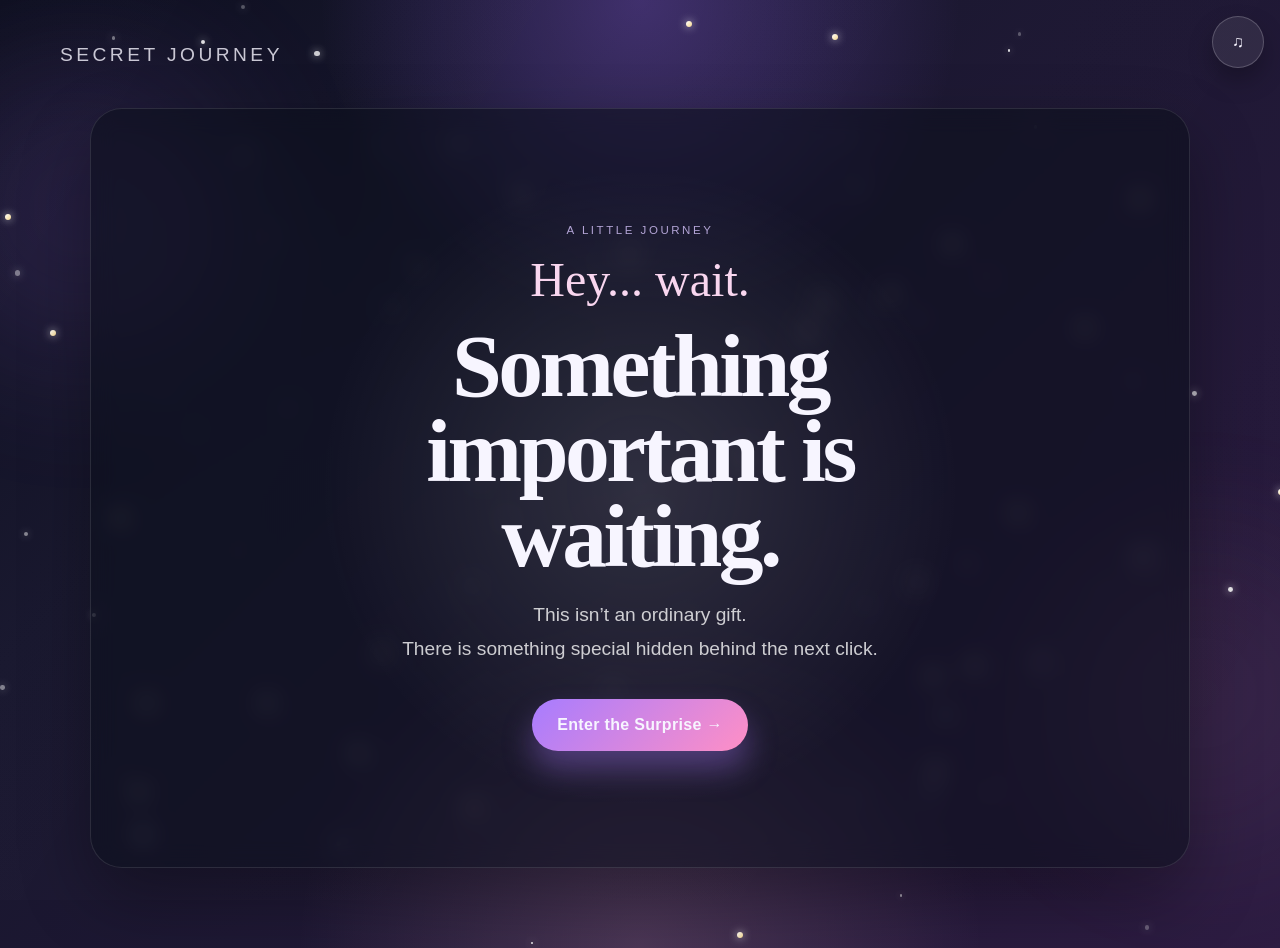
<file: index.html>
<!DOCTYPE html>
<html lang="en">
  <head>
    <meta charset="UTF-8" />
    <meta name="viewport" content="width=device-width, initial-scale=1.0" />
    <meta name="description" content="A personal birthday surprise for someone truly special." />
    <title>Birthday Surprise</title>
    <link rel="stylesheet" href="css/style.css" />
  </head>
  <body data-page="index">
    <button class="music-toggle" type="button" aria-label="Toggle music">♫</button>

    <main class="page-shell page-quiet">
      <div class="starfield" aria-hidden="true"></div>
      <div class="sparkles" aria-hidden="true"></div>

      <div class="topbar">
        <div class="brand-mark">Secret Journey</div>
      </div>

      <div class="page container">
        <section class="hero-panel" aria-label="Mystery introduction">
          <div class="secret-copy">
            <div class="kicker">A little journey</div>
            <span class="script-text">Hey... wait.</span>
            <h1>Something important is waiting.</h1>
            <p class="lead">This isn’t an ordinary gift.<br />There is something special hidden behind the next click.</p>
            <div class="cta-row">
              <a class="primary-btn" href="page2.html" data-enter-surprise>Enter the Surprise →</a>
            </div>
          </div>
        </section>
      </div>
    </main>

    <script src="js/script.js?v=decorations5"></script>
  </body>
</html>
</file>
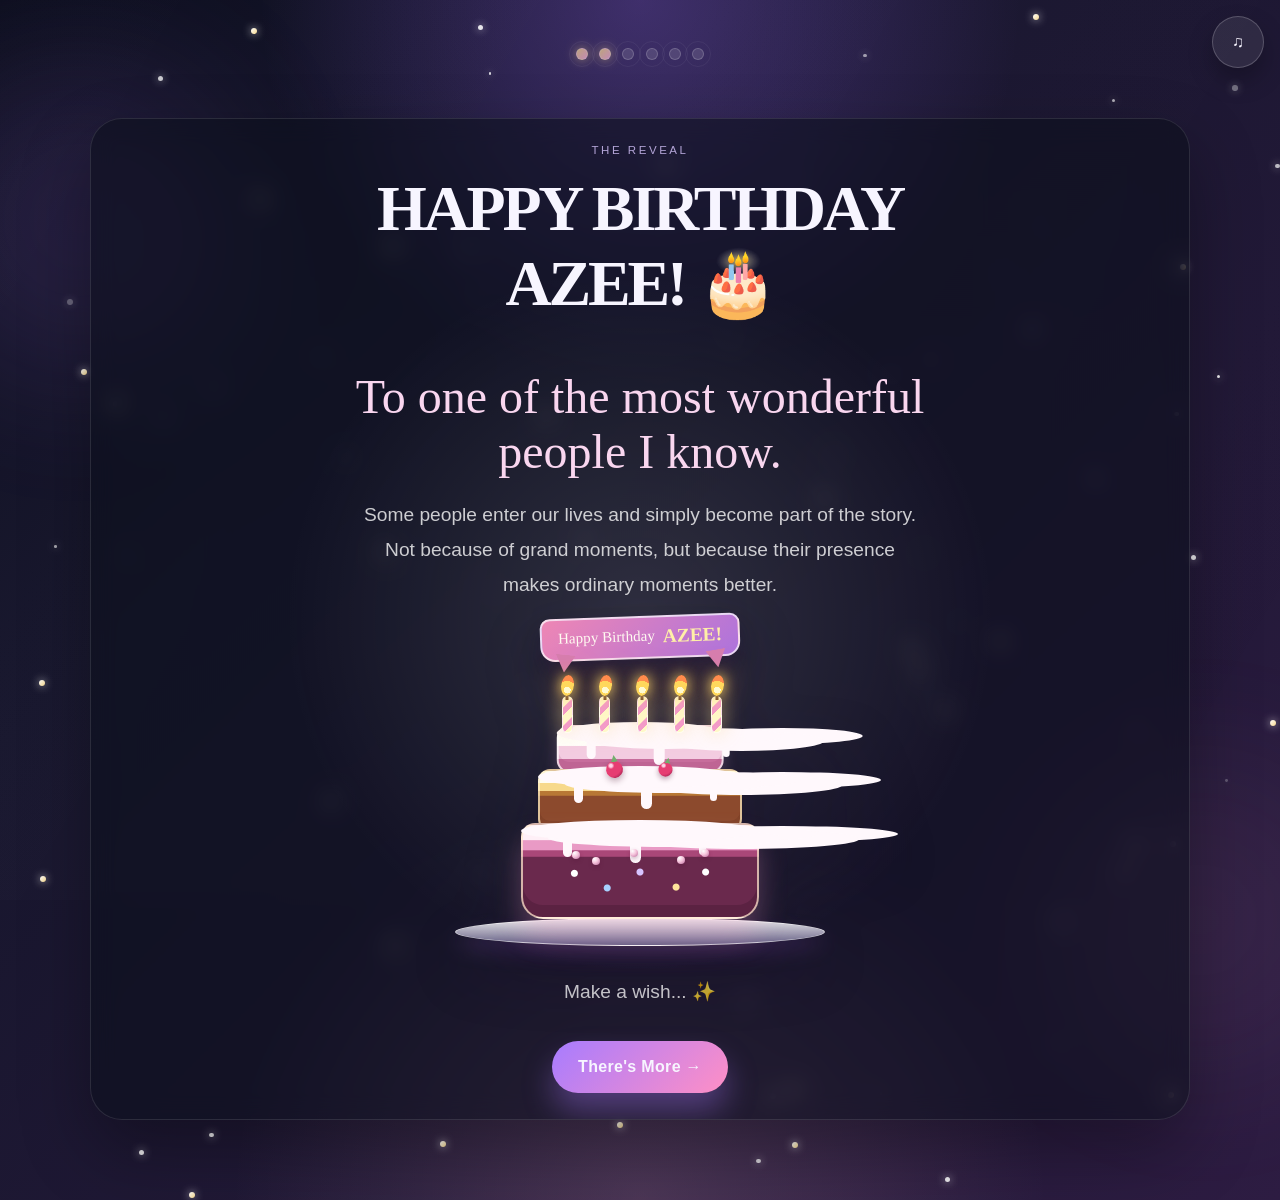
<file: page2.html>
<!DOCTYPE html>
<html lang="en">
  <head>
    <meta charset="UTF-8" />
    <meta name="viewport" content="width=device-width, initial-scale=1.0" />
    <title>Birthday Reveal</title>
    <link rel="stylesheet" href="css/style.css" />
  </head>
  <body data-page="page2">
    <button class="music-toggle" type="button" aria-label="Toggle music">♫</button>

    <main class="page-shell page-quiet">
      <div class="starfield" aria-hidden="true"></div>
      <div class="sparkles" aria-hidden="true"></div>
      <div class="floating-balloons" aria-hidden="true"></div>
      <div class="confetti-container" aria-hidden="true"></div>

      <div class="progress-indicator" aria-label="Page progress"></div>

      <div class="page container">
        <section class="hero-panel" aria-label="Birthday reveal">
          <div class="secret-copy">
            <div class="kicker">The reveal</div>
            <h2>HAPPY BIRTHDAY AZEE! 🎂</h2>
            <p class="script-text">To one of the most wonderful people I know.</p>
            <p class="lead">Some people enter our lives and simply become part of the story. Not because of grand moments, but because their presence makes ordinary moments better.</p>

            <div class="birthday-scene">
              <div class="cake-wrap">
                <div class="cake-banner" aria-hidden="true"><span>Happy Birthday</span><b>AZEE!</b></div>
                <div class="cake" aria-label="Click the cake to make a wish" tabindex="0" role="button">
                  <span class="candle" style="left: 27%;"><i class="flame"></i><i class="smoke"></i></span>
                  <span class="candle" style="left: 38%;"><i class="flame"></i><i class="smoke"></i></span>
                  <span class="candle" style="left: 49%;"><i class="flame"></i><i class="smoke"></i></span>
                  <span class="candle" style="left: 60%;"><i class="flame"></i><i class="smoke"></i></span>
                  <span class="candle" style="left: 71%;"><i class="flame"></i><i class="smoke"></i></span>
                  <span class="cake-top"></span>
                  <span class="cake-middle"></span>
                  <span class="cake-base"></span>
                  <span class="cake-sprinkles" aria-hidden="true"></span>
                  <span class="cake-garnish" aria-hidden="true">
                    <i class="berry berry-one"></i><i class="berry berry-two"></i>
                    <i class="pearl pearl-one"></i><i class="pearl pearl-two"></i><i class="pearl pearl-three"></i>
                    <i class="pearl pearl-four"></i><i class="pearl pearl-five"></i>
                  </span>
                </div>
                <div class="cake-plate" aria-hidden="true"></div>
              </div>
            </div>

            <p class="lead" data-cake-message style="margin-top: 1.5rem; opacity: 0.95;">Make a wish... ✨</p>

            <div class="cta-row">
              <a class="primary-btn" href="page3.html">There's More →</a>
            </div>
          </div>
        </section>
      </div>
    </main>

    <script src="js/script.js?v=decorations5"></script>
  </body>
</html>
</file>
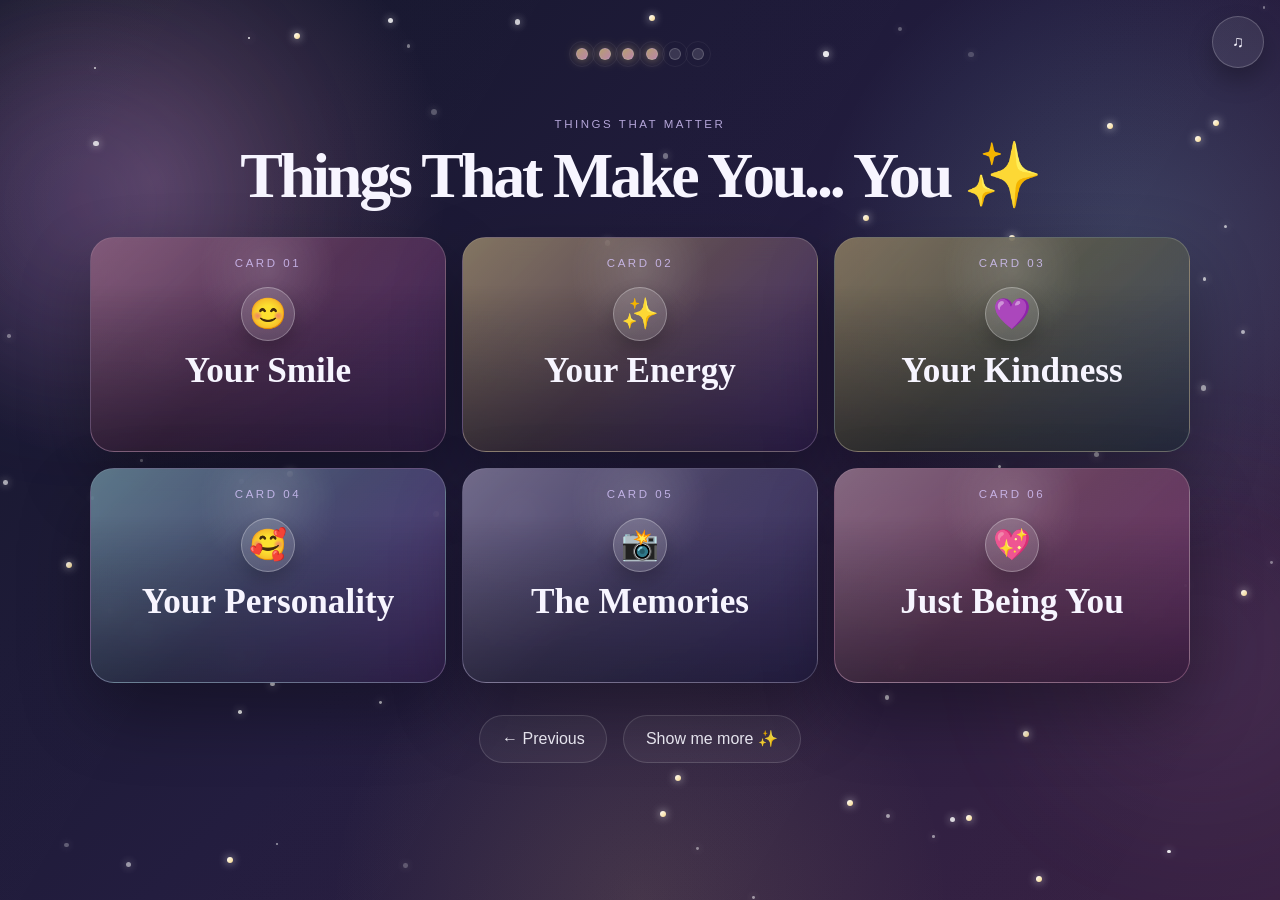
<file: page4.html>
<!DOCTYPE html>
<html lang="en">
  <head>
    <meta charset="UTF-8" />
    <meta name="viewport" content="width=device-width, initial-scale=1.0" />
    <title>Why You're Special</title>
    <link rel="stylesheet" href="css/style.css?v=page4style2" />
  </head>
  <body data-page="page4">
    <button class="music-toggle" type="button" aria-label="Toggle music">♫</button>

    <main class="page-shell page-quiet">
      <div class="starfield" aria-hidden="true"></div>
      <div class="sparkles" aria-hidden="true"></div>

      <div class="progress-indicator" aria-label="Page progress"></div>

      <div class="page container">
        <section class="section-heading">
          <div class="kicker">Things that matter</div>
          <h2>Things That Make You... You ✨</h2>
        </section>

        <div class="card-grid appreciation-gallery" aria-label="Personal appreciation cards">
          <article class="special-card card-smile">
            <div class="kicker">Card 01</div>
            <div class="card-icon" aria-hidden="true">😊</div>
            <h3>Your Smile</h3>
            <div class="reveal">It has a strange ability to make an ordinary moment feel better.</div>
          </article>
          <article class="special-card card-energy">
            <div class="kicker">Card 02</div>
            <div class="card-icon" aria-hidden="true">✨</div>
            <h3>Your Energy</h3>
            <div class="reveal">Some people bring energy into a room without even trying.</div>
          </article>
          <article class="special-card card-kindness">
            <div class="kicker">Card 03</div>
            <div class="card-icon" aria-hidden="true">💜</div>
            <h3>Your Kindness</h3>
            <div class="reveal">The little things people do often become the memories we remember most.</div>
          </article>
          <article class="special-card card-personality">
            <div class="kicker">Card 04</div>
            <div class="card-icon" aria-hidden="true">🥰</div>
            <h3>Your Personality</h3>
            <div class="reveal">There is something uniquely you about the way you exist in this world.</div>
          </article>
          <article class="special-card card-memories">
            <div class="kicker">Card 05</div>
            <div class="card-icon" aria-hidden="true">📸</div>
            <h3>The Memories</h3>
            <div class="reveal">The best memories are rarely planned. They simply happen.</div>
          </article>
          <article class="special-card card-you">
            <div class="kicker">Card 06</div>
            <div class="card-icon" aria-hidden="true">💖</div>
            <h3>Just Being You</h3>
            <div class="reveal">No special reason needed. You are simply someone worth appreciating.</div>
          </article>
        </div>

        <div class="nav-row">
          <a class="nav-button" href="page3.html">← Previous</a>
          <a class="nav-button" href="page5.html">Show me more ✨</a>
        </div>
      </div>
    </main>

    <script src="js/script.js?v=page4style2"></script>
  </body>
</html>
</file>
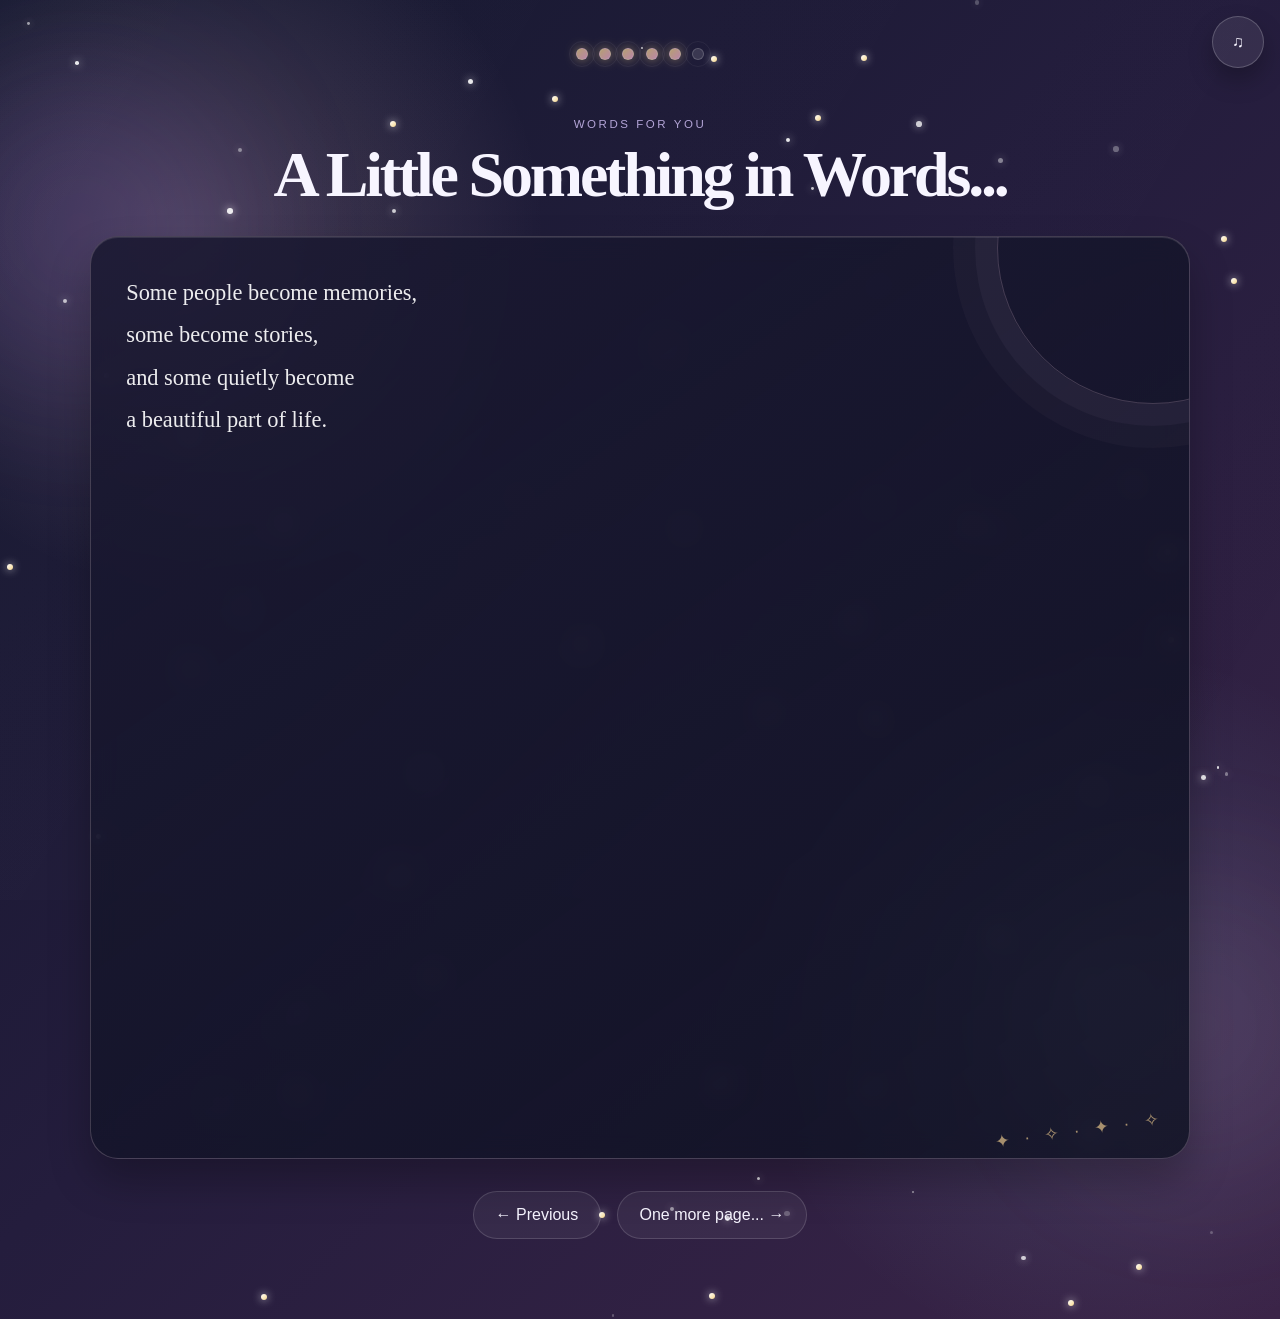
<file: page5.html>
<!DOCTYPE html>
<html lang="en">
  <head>
    <meta charset="UTF-8" />
    <meta name="viewport" content="width=device-width, initial-scale=1.0" />
    <title>Poem</title>
    <link rel="stylesheet" href="css/style.css" />
  </head>
  <body data-page="page5">
    <button class="music-toggle" type="button" aria-label="Toggle music">♫</button>

    <main class="page-shell page-quiet">
      <div class="starfield" aria-hidden="true"></div>
      <div class="sparkles" aria-hidden="true"></div>

      <div class="progress-indicator" aria-label="Page progress"></div>

      <div class="page container">
        <section class="section-heading">
          <div class="kicker">Words for you</div>
          <h2>A Little Something in Words...</h2>
        </section>

        <div class="poem-box" aria-live="polite">
          <div class="poem-lines" aria-label="Birthday poem">
            <span class="line">Some people become memories,</span>
            <span class="line">some become stories,</span>
            <span class="line">and some quietly become</span>
            <span class="line">a beautiful part of life.</span>
            <span class="line"> </span>
            <span class="line">Through ordinary days</span>
            <span class="line">and unexpected moments,</span>
            <span class="line">through laughter and silence,</span>
            <span class="line">certain people simply make</span>
            <span class="line">the journey a little brighter.</span>
            <span class="line"> </span>
            <span class="line">So today isn’t just another date.</span>
            <span class="line">It’s a reminder that somewhere,</span>
            <span class="line">someone is genuinely grateful</span>
            <span class="line">that you exist.</span>
            <span class="line"> </span>
            <span class="line">May the days ahead</span>
            <span class="line">bring reasons to smile,</span>
            <span class="line">moments worth remembering,</span>
            <span class="line">dreams worth chasing,</span>
            <span class="line">and happiness that stays.</span>
            <span class="line"> </span>
            <span class="line">Happy Birthday Azee 💖</span>
            <span class="line">to someone truly unforgettable.</span>
          </div>
        </div>

        <div class="nav-row">
          <a class="nav-button" href="page4.html">← Previous</a>
          <a class="nav-button" href="page6.html">One more page... →</a>
        </div>
      </div>
    </main>

    <script src="js/script.js?v=decorations5"></script>
  </body>
</html>
</file>
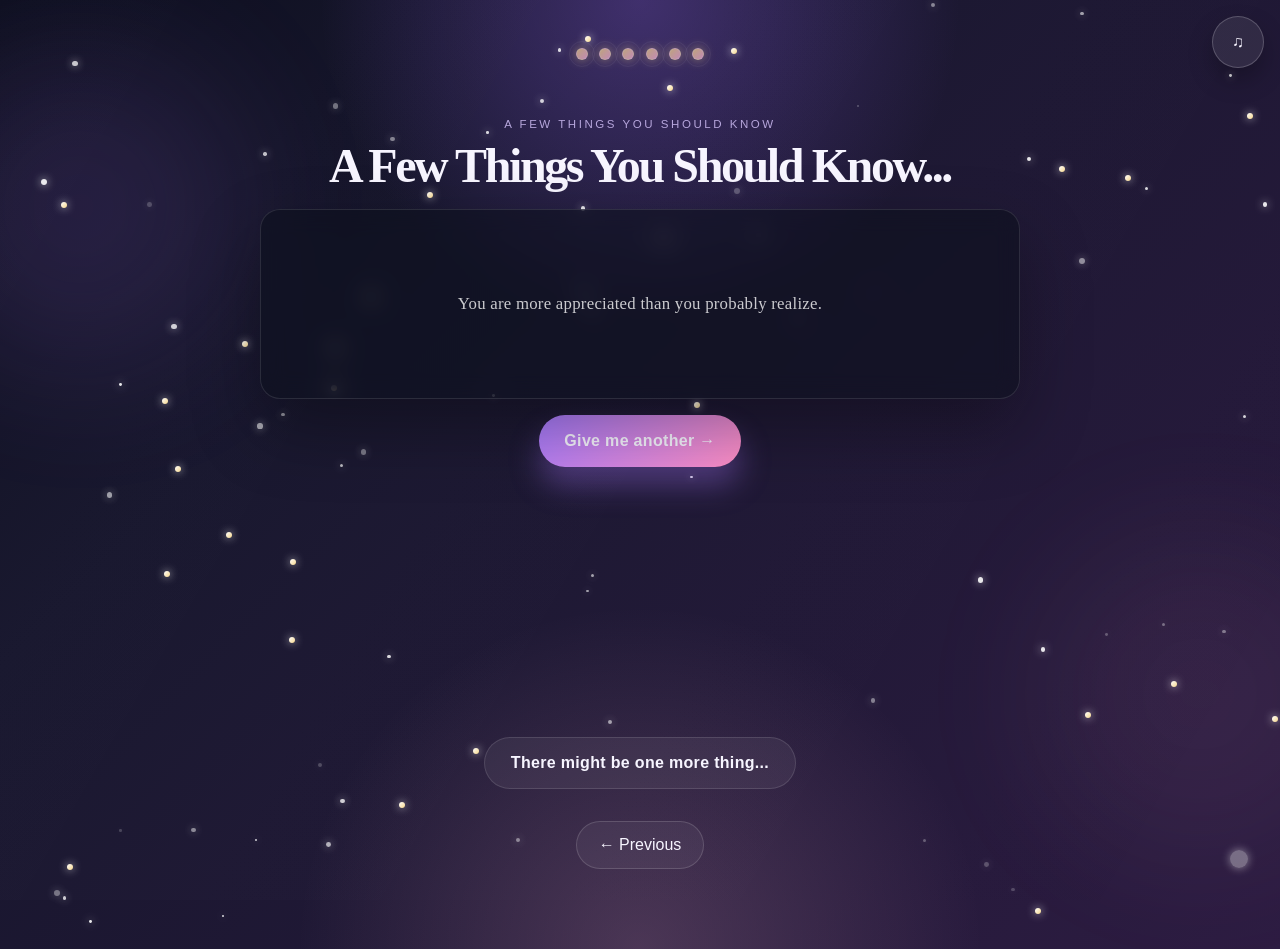
<file: page6.html>
<!DOCTYPE html>
<html lang="en">
  <head>
    <meta charset="UTF-8" />
    <meta name="viewport" content="width=device-width, initial-scale=1.0" />
    <title>Final Surprise</title>
    <link rel="stylesheet" href="css/style.css?v=compact2" />
  </head>
  <body data-page="page6">
    <button class="music-toggle" type="button" aria-label="Toggle music">♫</button>

    <main class="page-shell page-quiet">
      <div class="starfield" aria-hidden="true"></div>
      <div class="sparkles" aria-hidden="true"></div>

      <div class="progress-indicator" aria-label="Page progress"></div>

      <div class="page container">
        <section class="section-heading">
          <div class="kicker">A few things you should know</div>
          <h2>A Few Things You Should Know...</h2>
        </section>

        <div class="quote-wall" aria-live="polite">
          <div class="quote-card glass-card">
            <p data-quote-text></p>
          </div>
        </div>

        <div class="cta-row">
          <button class="primary-btn" type="button" data-next-quote>Give me another →</button>
        </div>

        <div class="final-card" style="margin-top: 2rem;">
          <div class="kicker">Wait...</div>
          <h3>One last thing.</h3>
          <button class="primary-btn" type="button" data-final-reveal>Open It ✨</button>
          <div class="scrapbook-reveal" aria-live="polite">
            <div class="huge-title" data-birthday-name>Happy Birthday, Azeeka!</div>
            <img src="images/scrapbook-birthday-card.svg" alt="Handmade scrapbook friendship birthday card for Azee" />
            <p class="message" data-personal-note>To Azee, you are one of the most wonderful person I know.</p>
          </div>
        </div>

        <div class="fortune-box" aria-live="polite">Birthday Fortune ✨</div>

        <div class="cta-row question-wall">
          <button class="secondary-btn" type="button" data-open-fortune>There might be one more thing...</button>
        </div>

        <div class="nav-row">
          <a class="nav-button" href="page5.html">← Previous</a>
        </div>
      </div>
    </main>

    <div class="hidden-star" aria-label="Secret star" title="Try clicking 5 times"></div>

    <script src="js/script.js?v=decorations5"></script>
  </body>
</html>
</file>
<file: css/style.css>
:root {
  --bg-1: #090b1a;
  --bg-2: #17162d;
  --bg-3: #2d1c42;
  --panel: rgba(17, 18, 36, 0.7);
  --panel-strong: rgba(18, 16, 31, 0.88);
  --card: rgba(255, 255, 255, 0.06);
  --white: #f7f5ff;
  --lavender: #d9c7ff;
  --purple: #a77cff;
  --pink: #ffb4d9;
  --gold: #f7d88c;
  --rose: #ff8fc5;
  --cyan: #9fe7ff;
  --green: #a6f0c7;
  --text-soft: rgba(255, 255, 255, 0.78);
  --shadow: 0 30px 70px rgba(0, 0, 0, 0.32);
  --radius: 26px;
  --max-width: 1160px;
  --page-height: calc(100vh - 80px);
}

* { box-sizing: border-box; }

html {
  scroll-behavior: smooth;
}

body {
  margin: 0;
  min-height: 100vh;
  font-family: "Segoe UI", Tahoma, Geneva, Verdana, sans-serif;
  background:
    radial-gradient(circle at top, rgba(154, 102, 255, 0.3), transparent 28%),
    radial-gradient(circle at bottom, rgba(255, 185, 214, 0.18), transparent 30%),
    linear-gradient(135deg, var(--bg-1), var(--bg-2) 30%, var(--bg-3));
  color: var(--white);
  overflow-x: hidden;
}

body::before {
  content: "";
  position: fixed;
  inset: 0;
  background: linear-gradient(120deg, rgba(255, 255, 255, 0.02), rgba(255, 255, 255, 0));
  pointer-events: none;
}

body[data-page="page5"] {
  background:
    radial-gradient(circle at 15% 18%, rgba(255, 207, 232, 0.2), transparent 23%),
    radial-gradient(circle at 86% 76%, rgba(159, 231, 255, 0.14), transparent 24%),
    linear-gradient(135deg, #11152b, #241d3d 48%, #3b2448);
}

body[data-page="page4"] {
  background:
    radial-gradient(circle at 12% 20%, rgba(255, 177, 211, 0.24), transparent 22%),
    radial-gradient(circle at 88% 28%, rgba(159, 231, 255, 0.18), transparent 24%),
    radial-gradient(circle at 50% 100%, rgba(247, 216, 140, 0.12), transparent 28%),
    linear-gradient(135deg, #101326, #211b3d 48%, #3b2345);
}

img { max-width: 100%; display: block; }
a { color: inherit; text-decoration: none; }
button, input, textarea { font: inherit; }
button, a { touch-action: manipulation; }

:focus-visible {
  outline: 2px solid var(--gold);
  outline-offset: 3px;
}

.page-shell {
  position: relative;
  min-height: 100vh;
  padding: 2rem 1rem 4rem;
  isolation: isolate;
  overflow-x: clip;
  pointer-events: auto;
}

.page-shell * {
  pointer-events: auto;
}

.page-shell::before,
.page-shell::after {
  content: "";
  position: absolute;
  inset: auto;
  width: 320px; height: 320px;
  filter: blur(75px);
  opacity: 0.38;
  border-radius: 50%;
  z-index: -1;
}

.page-shell::before {
  top: 5%; left: -80px;
  background: rgba(177, 122, 255, 0.35);
}

.page-shell::after {
  right: -80px; bottom: 10%;
  background: rgba(255, 170, 214, 0.18);
}

.container {
  width: min(var(--max-width), calc(100% - 1.5rem));
  margin: 0 auto;
}

.topbar {
  display: flex;
  justify-content: space-between;
  align-items: center;
  width: min(var(--max-width), calc(100% - 1.5rem));
  margin: 0 auto 1rem;
  padding-top: 0.75rem;
}

.brand-mark {
  font-size: clamp(0.9rem, 2vw, 1.2rem);
  letter-spacing: 0.18em;
  text-transform: uppercase;
  opacity: 0.8;
}

.music-toggle {
  position: fixed;
  right: 1rem;
  top: 1rem;
  z-index: 99;
  width: 52px; height: 52px; border-radius: 50%;
  background: rgba(255, 255, 255, 0.08);
  border: 1px solid rgba(255, 255, 255, 0.2);
  color: var(--white);
  box-shadow: 0 12px 25px rgba(0,0,0,0.25);
  display: grid; place-items: center;
  cursor: pointer; transition: transform 0.25s ease, background 0.25s ease;
}

.music-toggle:hover {
  transform: translateY(-2px) scale(1.02);
  background: rgba(255,255,255,0.12);
}

.progress-indicator {
  display: flex; align-items: center; justify-content: center; gap: 0.7rem;
  margin: 1rem auto 2rem; width: min(540px, 100%);
  font-size: 0.75rem; letter-spacing: 0.12em; text-transform: uppercase; opacity: 0.7;
}

.progress-dot {
  width: 12px; height: 12px; border-radius: 50%;
  background: rgba(255,255,255,0.18); border: 1px solid rgba(255,255,255,0.28);
  display: inline-block; position: relative;
}

.progress-dot.active {
  background: linear-gradient(135deg, var(--gold), var(--pink));
  box-shadow: 0 0 12px rgba(247, 216, 140, 0.8);
}

.progress-dot::after {
  content: ""; position: absolute; inset: -8px; border: 1px solid rgba(255,255,255,0.08); border-radius: 50%;
}

.page {
  width: min(100%, 1100px);
  margin: 0 auto;
  padding: clamp(1.2rem, 2vw, 2rem) 0 1rem;
}

.hero-panel,
.glass-card,
.photo-card,
.memory-note,
.quote-card,
.final-card,
.special-card,
.poem-box, .fortune-box {
  background: rgba(12, 15, 28, 0.56);
  border: 1px solid rgba(255,255,255,0.11);
  box-shadow: var(--shadow);
  backdrop-filter: blur(12px);
  -webkit-backdrop-filter: blur(12px);
}

.hero-panel {
  position: relative;
  min-height: calc(var(--page-height) - 1rem);
  border-radius: 32px;
  padding: clamp(1.2rem, 2vw, 2rem);
  overflow: hidden;
  display: grid;
  place-items: center;
}

.hero-panel::before {
  content: "";
  position: absolute; inset: 0;
  background: radial-gradient(circle at center, rgba(255,255,255,0.12), transparent 48%);
}

.secret-copy {
  position: relative;
  z-index: 2;
  width: min(100%, 700px);
  text-align: center;
}

.kicker {
  font-size: 0.72rem; letter-spacing: 0.22em; text-transform: uppercase;
  color: var(--lavender); opacity: 0.8; margin-bottom: 1rem;
}

h1, h2, h3, .script-text {
  font-family: Georgia, "Times New Roman", serif;
}

h1 {
  font-size: clamp(2.4rem, 7vw, 6.2rem);
  line-height: 0.95;
  margin: 0.3rem 0 1rem;
  letter-spacing: -0.04em;
}

h2 {
  font-size: clamp(2rem, 5vw, 4rem);
  margin: 0 0 1rem;
  letter-spacing: -0.05em;
}

h3 {
  font-size: clamp(1.4rem, 3vw, 2.2rem);
  margin: 0 0 0.9rem;
}

.lead {
  color: var(--text-soft);
  font-size: clamp(1rem, 2vw, 1.2rem);
  line-height: 1.8;
  max-width: 52ch;
  margin: 1.2rem auto 0;
}

.script-text {
  display: block; font-family: "Segoe Print", "Bradley Hand", cursive; font-size: clamp(1.5rem, 4vw, 3rem);
  color: #f9d6ef;
  margin-bottom: 1rem;
}

.cta-row {
  display: flex; flex-wrap: wrap; justify-content: center; gap: 1rem; margin-top: 2rem;
}

.primary-btn, .secondary-btn, .nav-button, .mini-btn {
  appearance: none; border: none; cursor: pointer; transition: transform 0.2s ease, box-shadow 0.2s ease, opacity 0.2s ease;
  display: inline-flex; align-items: center; justify-content: center; gap: 0.6rem; border-radius: 999px;
}

.primary-btn, .secondary-btn {
  min-height: 52px; padding: 0.9rem 1.6rem; font-weight: 700; letter-spacing: 0.02em;
}

.primary-btn {
  background: linear-gradient(135deg, var(--purple), var(--rose));
  color: var(--white); box-shadow: 0 18px 30px rgba(169, 120, 255, 0.35);
}

.secondary-btn {
  background: rgba(255,255,255,0.06); color: var(--white); border: 1px solid rgba(255,255,255,0.12);
}

.primary-btn:hover, .secondary-btn:hover, .nav-button:hover, .mini-btn:hover {
  transform: translateY(-2px);
}

.starfield, .sparkles, .floating-balloons, .confetti-container {
  position: absolute; inset: 0; pointer-events: none; overflow: hidden;
}

.starfield, .sparkles { z-index: 1; }
.floating-balloons { z-index: 3; }
.page, .topbar { position: relative; z-index: 2; }

.star, .sparkle, .mini-star {
  position: absolute; border-radius: 50%; background: rgba(255,255,255,0.9); box-shadow: 0 0 8px rgba(255,255,255,0.8);
  animation: twinkle 4s ease-in-out infinite alternate;
}

.star { width: 3px; height: 3px; }

.sparkle {
  width: 6px; height: 6px; border-radius: 50%; background: linear-gradient(135deg, #fff, var(--gold));
  animation: floatSpark 6s ease-in-out infinite;
}

.floating-balloons {
  inset: 0 0 auto 0; height: 100%; pointer-events: none;
}

.balloon {
  position: absolute; bottom: -120px; width: 52px; height: 74px; background: linear-gradient(135deg, rgba(255,255,255,0.8), rgba(255,255,255,0.2));
  border-radius: 50% 50% 45% 45%; opacity: 0.85; animation: riseBalloon 18s linear infinite; pointer-events: auto; cursor: pointer;
  box-shadow: inset -8px 0 0 rgba(255,255,255,0.15);
  transition: opacity 0.25s ease, filter 0.25s ease;
}

.balloon:hover { filter: brightness(1.12) saturate(1.15); }
.balloon.popped { opacity: 0; pointer-events: none; animation: none; transform: scale(1.3); }

.balloon::before {
  content: ""; position: absolute; left: 50%; transform: translateX(-50%); top: 100%; width: 2px; height: 24px; background: rgba(255,255,255,0.5);
}

.balloon::after {
  content: ""; position: absolute; width: 14px; height: 14px; border-radius: 50%; left: 50%; top: 50%; transform: translate(-50%, -50%); background: rgba(255,255,255,0.16);
}

.floating-heart {
  position: absolute; bottom: -42px; left: 50%; width: var(--heart-size); height: var(--heart-size);
  background: var(--heart-color); transform: rotate(-45deg); opacity: 0;
  filter: drop-shadow(0 5px 7px rgba(56, 22, 70, 0.2)); animation: riseHeart 16s linear infinite; pointer-events: none;
}

.floating-heart::before, .floating-heart::after {
  content: ""; position: absolute; width: 100%; height: 100%; border-radius: 50%; background: inherit;
}

.floating-heart::before { top: -50%; left: 0; }
.floating-heart::after { top: 0; left: 50%; }

.confetti-container {
  z-index: 10; pointer-events: none; overflow: visible;
}

.confetti-piece {
  position: absolute; width: 9px; height: 16px; border-radius: 999px; opacity: 0; animation: confettiDrop 1.4s ease-in forwards;
}

.pop-particle {
  position: absolute; left: var(--pop-x); top: var(--pop-y); width: 8px; height: 8px; pointer-events: none;
  animation: popParticle 1.15s cubic-bezier(.2,.8,.35,1) forwards;
}

.pop-spark { background: var(--pop-color); border-radius: 50%; box-shadow: 0 0 10px var(--pop-color); }
.pop-star { background: var(--gold); clip-path: polygon(50% 0, 61% 37%, 100% 50%, 61% 63%, 50% 100%, 39% 63%, 0 50%, 39% 37%); }
.pop-heart { width: 11px; height: 11px; background: var(--pop-color); transform: rotate(-45deg); }
.pop-heart::before, .pop-heart::after { content: ""; position: absolute; width: 100%; height: 100%; border-radius: 50%; background: inherit; }
.pop-heart::before { top: -50%; left: 0; }.pop-heart::after { top: 0; left: 50%; }

.balloon-fortune {
  position: fixed; left: 50%; bottom: max(1rem, env(safe-area-inset-bottom)); z-index: 130; width: min(92vw, 420px); padding: 0.9rem 1.2rem;
  transform: translate3d(-50%, 20px, 0); opacity: 0; text-align: center; color: var(--white); overflow-wrap: anywhere;
  background: color-mix(in srgb, var(--fortune-color) 24%, rgba(32, 22, 53, 0.94)); border: 1px solid var(--fortune-accent); border-radius: 999px;
  box-shadow: 0 16px 36px rgba(0,0,0,0.28); animation: fortuneToast 3.6s ease forwards;
}

.birthday-scene {
  position: relative; display: grid; place-items: center; padding: clamp(1rem, 2vw, 2rem) 0 0;
}

.cake-wrap {
  position: relative; margin-top: 1rem; display: flex; flex-direction: column; align-items: center; justify-content: center;
  isolation: isolate; filter: drop-shadow(0 24px 26px rgba(20, 8, 38, 0.3)); animation: cakeFloat 2.2s ease-in-out 1 both;
}

.cake {
  position: relative; z-index: 3; width: min(70vw, 340px); height: 270px; cursor: pointer; user-select: none;
  transition: transform 0.25s ease, filter 0.25s ease; outline: none;
}

.cake:hover, .cake:focus-visible { transform: translateY(-7px) scale(1.02); filter: saturate(1.08); }

.cake:focus-visible { border-radius: 28px; box-shadow: 0 0 0 4px rgba(255, 216, 138, 0.38); }

.cake-plate {
  position: absolute; z-index: 1; bottom: 5px; width: min(75vw, 370px); height: 28px;
  border-radius: 50%; background: linear-gradient(180deg, rgba(255,255,255,0.9), rgba(202, 190, 255, 0.42));
  border: 1px solid rgba(255,255,255,0.65); box-shadow: 0 10px 20px rgba(111, 65, 153, 0.28);
}

.cake-banner {
  position: relative; z-index: 1; display: flex; align-items: center; gap: 0.5rem; margin-bottom: -0.35rem;
  padding: 0.55rem 1rem 0.65rem; color: #fffaf0; background: linear-gradient(135deg, #ee86b4, #ad73dc);
  border: 2px solid rgba(255,255,255,0.72); border-radius: 10px 10px 15px 15px;
  box-shadow: 0 9px 18px rgba(41, 18, 63, 0.25); transform: translateY(-28px) rotate(-2deg);
  font-family: "Segoe Print", "Bradley Hand", cursive; font-size: clamp(0.82rem, 2vw, 1.05rem); line-height: 1;
}

.cake-banner::before, .cake-banner::after {
  content: ""; position: absolute; bottom: -13px; width: 20px; height: 18px; background: #d67daf; clip-path: polygon(0 0, 100% 0, 50% 100%);
}

.cake-banner::before { left: 12px; transform: rotate(8deg); }
.cake-banner::after { right: 12px; transform: rotate(-8deg); }
.cake-banner span { font-size: 0.9em; }
.cake-banner b { font-size: 1.15em; color: #fff0a7; }

.cake-base {
  position: absolute; bottom: 32px; left: 50%; transform: translateX(-50%); width: 70%; height: 96px;
  background: linear-gradient(180deg, #fff0f7 0 16%, #e99ac5 17% 27%, #a94778 28% 34%, #6a294d 35% 100%);
  border: 2px solid rgba(255,235,207,0.72); border-radius: 14px 14px 22px 22px;
  box-shadow: inset 0 -12px 0 rgba(37, 10, 31, 0.22), 0 18px 28px rgba(255, 169, 208, 0.28);
}

.cake-base::before, .cake-middle::before, .cake-top::before {
  content: ""; position: absolute; left: -2px; right: -2px; top: -5px; height: 22px; border-radius: 50%;
  background: #fff8fc; box-shadow: 25px 7px 0 -2px #fff8fc, 62px 3px 0 -3px #fff8fc, 101px 8px 0 -1px #fff8fc, 142px 3px 0 -3px #fff8fc;
}

.cake-base::after, .cake-middle::after, .cake-top::after {
  content: ""; position: absolute; top: 5px; left: 17%; width: 9px; height: 27px; border-radius: 0 0 10px 10px; background: #fff8fc;
  box-shadow: 68px 5px 0 1px #fff8fc, 135px -1px 0 -1px #fff8fc;
  animation: dripWobble 3.2s ease-in-out infinite alternate;
}

.cake-middle {
  position: absolute; bottom: 120px; left: 50%; transform: translateX(-50%); width: 60%; height: 62px; border-radius: 12px;
  background: linear-gradient(180deg, #fffdf0 0 20%, #f7d98b 21% 34%, #b87835 35% 42%, #8c4a2d 43% 100%);
  border: 2px solid rgba(255,241,197,0.72); box-shadow: inset 0 -8px 0 rgba(86, 35, 18, 0.18);
}

.cake-top {
  position: absolute; bottom: 178px; left: 50%; transform: translateX(-50%); width: 49%; height: 48px; border-radius: 13px;
  background: linear-gradient(180deg, #fffefa 0 42%, #f3cce1 43% 72%, #c76d9c 73% 100%); border: 2px solid rgba(255,255,255,0.7);
  box-shadow: inset 0 -9px 0 rgba(148, 59, 104, 0.16), 0 7px 16px rgba(255, 195, 235, 0.2);
}

.candle {
  position: absolute; z-index: 3; bottom: 218px; width: 11px; height: 37px;
  background: repeating-linear-gradient(135deg, #fff8c8 0 7px, #f39bc8 8px 13px);
  border: 1px solid rgba(255,255,255,0.7); border-radius: 8px; box-shadow: 0 0 20px rgba(247,216,140,0.7);
}

.candle::before {
  content: ""; position: absolute; left: 50%; transform: translateX(-50%); top: -4px; width: 3px; height: 7px; background: #66422b;
}

.candle.off {
  opacity: 0.72; filter: grayscale(0.45);
}

.flame {
  position: absolute; z-index: 2; left: 50%; top: -22px; width: 13px; height: 21px; transform: translateX(-50%) rotate(3deg);
  border-radius: 55% 45% 55% 45%; background: radial-gradient(circle at 50% 72%, #fffbd2 0 20%, #ffd85c 21% 55%, #ff8d4d 56% 100%);
  box-shadow: 0 0 13px #ffd86a, 0 0 28px rgba(255, 155, 76, 0.7); transform-origin: 50% 100%; animation: flameFlicker 0.55s ease-in-out infinite alternate;
}

.smoke {
  position: absolute; z-index: 5; left: 50%; top: -25px; width: 9px; height: 9px; opacity: 0; border-radius: 50%; background: rgba(231, 235, 245, 0.65);
  transform: translateX(-50%); pointer-events: none;
}

.candle.off .flame { opacity: 0; transform: translateX(-50%) scale(0.2); animation: none; }
.candle.off .smoke { animation: smokeWisp 1.25s ease-out forwards; }

.cake-sprinkles {
  position: absolute; z-index: 4; left: 26%; bottom: 51px; width: 48%; height: 43px;
  background: radial-gradient(circle at 10% 38%, #fff 0 3px, transparent 4px),
    radial-gradient(circle at 30% 72%, #a7d1ff 0 3px, transparent 4px),
    radial-gradient(circle at 50% 35%, #d7c4ff 0 3px, transparent 4px),
    radial-gradient(circle at 72% 70%, #ffe39b 0 3px, transparent 4px),
    radial-gradient(circle at 90% 35%, #fff 0 3px, transparent 4px);
  pointer-events: none;
}

.cake-garnish { position: absolute; z-index: 5; inset: 0; pointer-events: none; }

.berry {
  position: absolute; bottom: 173px; width: 17px; height: 17px; border-radius: 50%;
  background: radial-gradient(circle at 32% 25%, #ffd2e5 0 8%, #e63e72 20% 60%, #7b123e 100%);
  box-shadow: 0 3px 6px rgba(61, 10, 35, 0.32);
}

.berry::after { content: ""; position: absolute; left: 6px; top: -6px; width: 7px; height: 7px; background: #72ae6d; clip-path: polygon(50% 0, 100% 100%, 0 100%); }
.berry-one { left: 40%; transform: rotate(-8deg); }
.berry-two { left: 55%; transform: scale(0.84) rotate(10deg); }

.pearl {
  position: absolute; width: 8px; height: 8px; border-radius: 50%; background: radial-gradient(circle at 30% 25%, #fff, #f6c5dc 45%, #b9699b 100%);
  box-shadow: 0 2px 4px rgba(80, 19, 52, 0.28);
}

.pearl-one { left: 30%; bottom: 92px; }.pearl-two { left: 36%; bottom: 86px; }.pearl-three { left: 47%; bottom: 94px; }
.pearl-four { left: 61%; bottom: 87px; }.pearl-five { left: 68%; bottom: 94px; }

.cake-wrap.out {
  transform: scale(0.96);
}

.section-heading {
  text-align: center; margin-bottom: 1.5rem;
}

.section-heading .kicker { margin-bottom: 0.5rem; }

.gallery-showcase-btn {
  appearance: none; border: 1px solid rgba(255,216,140,0.45); border-radius: 999px; padding: 0.7rem 1.15rem;
  color: var(--white); background: rgba(255,255,255,0.07); cursor: pointer; box-shadow: 0 10px 24px rgba(0,0,0,0.16);
  transition: transform 0.25s ease, background 0.25s ease, border-color 0.25s ease;
}

.gallery-showcase-btn:hover { transform: translateY(-3px); background: rgba(255,216,140,0.13); border-color: rgba(255,216,140,0.8); }

.memory-grid {
  display: grid; grid-template-columns: repeat(12, minmax(0, 1fr));
  gap: 1rem;
}

.photo-card {
  position: relative; overflow: hidden; border-radius: 20px; padding: 0.7rem; cursor: pointer;
  transition: transform 0.26s ease, box-shadow 0.26s ease, filter 0.42s ease, opacity 0.42s ease;
  min-height: 220px;
}

.all-but-me-gallery:hover .photo-card:not(:hover),
.all-but-me-gallery:focus-within .photo-card:not(:focus) {
  filter: blur(5px) saturate(0.58); opacity: 0.48;
}

.all-but-me-gallery .photo-card:hover,
.all-but-me-gallery .photo-card:focus-visible {
  z-index: 4; filter: blur(0) saturate(1.15); opacity: 1;
  box-shadow: 0 24px 48px rgba(0,0,0,0.36), 0 0 0 2px rgba(255,216,140,0.3);
}

.photo-card:nth-child(1) { grid-column: span 5; transform: rotate(-2deg); }
.photo-card:nth-child(2) { grid-column: span 4; transform: rotate(2deg); }
.photo-card:nth-child(3) { grid-column: span 3; transform: rotate(-1deg); }
.photo-card:nth-child(4) { grid-column: span 4; transform: rotate(1deg); }
.photo-card:nth-child(5) { grid-column: span 4; transform: rotate(-2deg); }
.photo-card:nth-child(6) { grid-column: span 4; transform: rotate(2deg); }

.photo-card:hover {
  transform: translateY(-4px) rotate(0deg);
  box-shadow: 0 22px 42px rgba(0,0,0,0.28);
}

.photo-card img {
  width: 100%; height: 240px; object-fit: cover; border-radius: 16px;
}

.photo-card figcaption {
  color: var(--text-soft); font-size: 0.88rem; line-height: 1.5; padding-top: 0.7rem; text-align: center
}

.photo-card figcaption span {
  display: block; font-family: "Dancing Script", cursive; font-size: 0.92rem;
}

.photo-card .memory-keyword {
  display: block; margin-bottom: 0.2rem; color: #ffe6a8;
  font-family: "Segoe Print", "Bradley Hand", cursive; font-size: 1.18rem; font-weight: 700;
  letter-spacing: 0.02em; text-align: center; text-shadow: 0 2px 10px rgba(255, 210, 133, 0.24);
}

.lightbox {
  position: fixed; inset: 0; display: grid; place-items: center; background: rgba(6, 8, 17, 0.86); opacity: 0; visibility: hidden; transition: opacity 0.25s ease, visibility 0.25s ease; z-index: 120;
}

.lightbox.open {
  opacity: 1; visibility: visible;
}

.lightbox-panel {
  width: min(90vw, 760px); background: rgba(18,16,30,0.92); border: 1px solid rgba(255,255,255,0.12); border-radius: 22px; padding: 1rem; box-shadow: 0 20px 50px rgba(0,0,0,0.35);
}

.lightbox-panel.memory-motion-1 { animation: memoryZoom 0.62s cubic-bezier(.2,.8,.2,1) both; }
.lightbox-panel.memory-motion-2 { animation: memorySlide 0.62s cubic-bezier(.2,.8,.2,1) both; }
.lightbox-panel.memory-motion-3 { animation: memoryRotate 0.7s cubic-bezier(.2,.8,.2,1) both; }
.lightbox-panel.memory-motion-4 { animation: memoryFlip 0.72s cubic-bezier(.2,.8,.2,1) both; }
.lightbox-panel.memory-motion-5 { animation: memoryRise 0.68s cubic-bezier(.2,.8,.2,1) both; }
.lightbox-panel.memory-motion-6 { animation: memorySoft 0.8s ease both; }

.lightbox-panel img {
  width: 100%; height: min(70vh, 560px); object-fit: cover; border-radius: 16px;
}

.lightbox-panel .caption {
  padding: 0.9rem 0.4rem 0.2rem; color: var(--text-soft); line-height: 1.7; 
}

.lightbox-panel .caption .memory-keyword {
  display: block; margin-bottom: 0.25rem; color: #ffe6a8;
  font-family: "Segoe Print", "Bradley Hand", cursive; font-size: 1.25rem; font-weight: 700;
  text-align: center; text-shadow: 0 2px 10px rgba(255, 210, 133, 0.24);
}

.lightbox-panel .caption span {
  display: block; text-align: center; font-family: "Dancing Script", cursive;
    font-size: 1rem;
}

.close-lightbox {
  position: absolute; right: 1.1rem; top: 1.1rem; width: 42px; height: 42px; border-radius: 50%; background: rgba(255,255,255,0.1); border: 1px solid rgba(255,255,255,0.14); color: var(--white); cursor: pointer; font-size: 1.5rem;
}

.card-grid {
  display: grid; grid-template-columns: repeat(3, minmax(0, 1fr)); gap: 1rem;
}

.special-card {
  border-radius: 24px; padding: 1.1rem; min-height: 160px; cursor: pointer; position: relative; overflow: hidden; transition: transform 0.3s ease, border-color 0.3s ease, opacity 0.3s ease;
  opacity: 1; transform: none;
}

.appreciation-gallery .special-card {
  display: flex; flex-direction: column; align-items: center; text-align: center;
  min-height: 215px; padding: 1.2rem 1rem 1.1rem;
  background-size: cover; background-position: center; border-color: rgba(255,255,255,0.18);
}

.appreciation-gallery .special-card::after {
  content: ""; position: absolute; inset: 0; z-index: 0; opacity: 0.72; pointer-events: none;
  background: radial-gradient(circle at 50% 15%, rgba(255,255,255,0.18), transparent 28%), linear-gradient(180deg, transparent 22%, rgba(7, 8, 20, 0.66) 100%);
}

.appreciation-gallery .special-card > * { z-index: 1; }
.appreciation-gallery .card-smile { background-image: linear-gradient(135deg, rgba(255,143,197,0.35), rgba(76,39,88,0.7)); }
.appreciation-gallery .card-energy { background-image: linear-gradient(135deg, rgba(255,216,138,0.42), rgba(72,43,105,0.72)); }
.appreciation-gallery .card-kindness { background-image: linear-gradient(135deg, rgba(255,215,125,0.38), rgba(55,77,78,0.72)); }
.appreciation-gallery .card-personality { background-image: linear-gradient(135deg, rgba(159,231,255,0.4), rgba(84,51,118,0.74)); }
.appreciation-gallery .card-memories { background-image: linear-gradient(135deg, rgba(215,196,255,0.4), rgba(49,41,86,0.78)); }
.appreciation-gallery .card-you { background-image: linear-gradient(135deg, rgba(255,180,217,0.42), rgba(106,42,85,0.76)); }

.card-icon {
  display: grid; place-items: center; width: 54px; height: 54px; margin: 0.15rem 0 0.35rem;
  border-radius: 50%; background: rgba(255,255,255,0.14); border: 1px solid rgba(255,255,255,0.28);
  font-size: 1.9rem; box-shadow: 0 8px 18px rgba(0,0,0,0.2); animation: iconBreathe 3s ease-in-out infinite;
}

.appreciation-gallery .special-card h3 { margin: 0.25rem 0 0.45rem; }

.special-card:hover {
  transform: translateY(-4px);
  border-color: rgba(255,255,255,0.18);
}

.special-card::before {
  content: ""; position: absolute; inset: 0;
  background: linear-gradient(135deg, rgba(255,255,255,0.1), transparent 48%, rgba(168,120,255,0.14));
}

.special-card > * { position: relative; z-index: 1; }

.special-card h3 { margin-top: 0.5rem; }

.special-card .reveal {
  max-height: 0; opacity: 0; overflow: hidden; transition: max-height 0.45s ease, opacity 0.35s ease, margin-top 0.3s ease;
  color: rgba(255,255,255,0.92); line-height: 1.65; margin-top: 0; display: grid; place-items: center;
  width: 100%; font-size: 0.98rem; text-align: center; font-family: "Caveat", cursive;
    font-size: 1rem;
}

.special-card.open .reveal {
  max-height: 160px; opacity: 1; margin-top: 0.85rem; padding: 0.75rem 0.85rem;
  background: rgba(9, 10, 24, 0.48); border: 1px solid rgba(255,255,255,0.14); border-radius: 15px;
}

@keyframes iconBreathe { 0%, 100% { transform: translateY(0) rotate(-2deg); } 50% { transform: translateY(-4px) rotate(2deg); } }

.poem-box {
  position: relative; isolation: isolate; overflow: hidden;
  border-radius: 28px; padding: clamp(1.4rem, 3vw, 2.2rem); background: linear-gradient(145deg, rgba(27, 25, 50, 0.9), rgba(12, 16, 32, 0.78));
  border-color: rgba(255, 222, 239, 0.2); box-shadow: 0 22px 40px rgba(0,0,0,0.26), inset 0 1px 0 rgba(255,255,255,0.1);
}

.poem-box::before {
  content: ""; position: absolute; z-index: -1; width: 310px; height: 310px; right: -120px; top: -145px;
  border: 1px solid rgba(255, 216, 235, 0.2); border-radius: 50%; box-shadow: 0 0 0 22px rgba(255,216,235,0.035), 0 0 0 44px rgba(255,216,235,0.025);
}

.poem-box::after {
  content: "✦  ·  ✧     ·  ✦     ·  ✧"; position: absolute; z-index: -1; right: 1.5rem; bottom: 1.1rem;
  color: rgba(255, 218, 150, 0.62); font-size: 1.1rem; letter-spacing: 0.32rem; transform: rotate(-8deg);
}

.poem-lines {
  position: relative; z-index: 1;
  font-size: clamp(1.05rem, 2.2vw, 1.4rem);
  line-height: 1.9;
  color: rgba(255,255,255,0.92);
  min-height: 18rem;
}

.poem-lines .line {
  opacity: 0; transform: translateY(16px); display: block; transition: opacity 0.8s ease, transform 0.8s ease;
  font-family: Georgia, "Times New Roman", serif; 
  /*font-family: "Aphrodite Pro", cursive; src: url("./fonts/AphroditePro.woff2") format("woff2");*/
}

.poem-lines .line.visible {
  opacity: 1; transform: translateY(0);
}

.quote-wall {
  display: grid; gap: 1.1rem; width: min(100%, 760px); min-height: 190px; margin: 0 auto;
}

.quote-card {
  border-radius: 20px; padding: 1rem 1.25rem; color: var(--text-soft); line-height: 1.7;
  font-size: clamp(1rem, 1.8vw, 1.2rem);
  min-height: 145px; display: grid; place-items: center;
  transition: transform 0.3s ease, opacity 0.3s ease;
}

body[data-page="page6"] .section-heading {
  width: min(100%, 760px); margin-left: auto; margin-right: auto; margin-bottom: 1rem;
}

body[data-page="page6"] .section-heading h2 {
  font-size: clamp(1.75rem, 4vw, 3rem); margin-bottom: 0;
}

body[data-page="page6"] .quote-wall + .cta-row {
  margin-top: 1rem;
}

.quote-card p { margin: 0; text-align: center; font-family: "Comic Sans MS", "Comic Sans", cursive; font-size: 1.05rem; font-weight: 500; letter-spacing: 0.015em; line-height: 1.55; }

.final-card {
  position: relative; overflow: hidden; border-radius: 30px; padding: clamp(1.3rem, 3vw, 2.2rem);
  text-align: center; background: rgba(10,10,20,0.75);
  opacity: 0; transform: scale(0.96); transition: all 0.45s ease;
  pointer-events: none;
}

.final-card.is-visible {
  opacity: 1; transform: scale(1); pointer-events: auto;
}

.final-card .huge-title {
  margin: 1.1rem 0 1.4rem; color: #ffe6a8; font-family: "Segoe Print", "Bradley Hand", "Comic Sans MS", cursive;
  font-size: clamp(2.2rem, 7vw, 5.8rem); font-weight: 700; letter-spacing: 0.015em; line-height: 1.05;
  text-shadow: 0 3px 0 rgba(118, 47, 83, 0.72), 0 0 22px rgba(255, 210, 133, 0.3);
  transform: rotate(-2deg); transition: transform 0.3s ease, text-shadow 0.3s ease;
}

.final-card .huge-title:hover {
  transform: rotate(0deg) scale(1.02);
  text-shadow: 0 3px 0 rgba(118, 47, 83, 0.72), 0 0 30px rgba(255, 210, 133, 0.5);
}

.scrapbook-reveal {
  max-height: 0; opacity: 0; overflow: hidden; transform: translateY(18px) scale(0.98);
  transition: max-height 0.8s ease, opacity 0.55s ease, transform 0.55s ease; pointer-events: none;
}

.scrapbook-reveal.is-visible {
  max-height: 1100px; opacity: 1; transform: translateY(0) scale(1); pointer-events: auto;
}

.scrapbook-reveal img {
  display: block; width: min(100%, 940px); margin: 1.4rem auto 1.7rem; border-radius: 12px;
  border: 8px solid #f0e7d8; box-shadow: 0 20px 38px rgba(0,0,0,0.34); background: #f0e7d8;
}

.final-card .message {
  color: var(--text-soft); line-height: 1.9; font-size: clamp(1rem, 2vw, 1.18rem);
  max-width: 760px; margin: 0 auto;
}

.fortune-box {
  margin-top: 1.5rem; border-radius: 24px; padding: 1rem 1.2rem; display: none; opacity: 0; transform: translateY(18px);
  transition: opacity 0.5s ease, transform 0.5s ease;
}

.fortune-box.show {
  display: block; opacity: 1; transform: translateY(0);
}

.hidden-star {
  position: fixed; right: 2rem; bottom: 2rem; width: 18px; height: 18px; border-radius: 50%; background: rgba(255,255,255,0.5); box-shadow: 0 0 10px rgba(255,255,255,0.7); cursor: pointer; z-index: 20; opacity: 0.7; animation: twinkle 2.5s ease-in-out infinite alternate;
}

.hidden-star:hover { transform: scale(1.1); }

.nav-row {
  display: flex; flex-wrap: wrap; justify-content: center; gap: 1rem; margin-top: 2rem;
}

.nav-button {
  min-height: 48px; padding: 0.85rem 1.35rem; background: rgba(255,255,255,0.05); color: var(--white); border: 1px solid rgba(255,255,255,0.15);
}

.mini-btn {
  min-height: 42px; padding: 0.8rem 1.1rem; background: rgba(255,255,255,0.05); border: 1px solid rgba(255,255,255,0.15); color: var(--white);
}

.page-quiet {
  opacity: 1;
  transform: none;
  animation: none;
}

@keyframes pageIn {
  from { opacity: 0; transform: translateY(25px); }
  to { opacity: 1; transform: translateY(0); }
}

@keyframes twinkle {
  0% { opacity: 0.3; transform: scale(0.8);} 100% { opacity: 1; transform: scale(1.15);} 
}

@keyframes floatSpark {
  0% { transform: translateY(0) scale(0.75); opacity: 0.2; }
  50% { transform: translateY(-18px) scale(1); opacity: 1; }
  100% { transform: translateY(-30px) scale(0.8); opacity: 0.4; }
}

@keyframes riseBalloon {
  0% { transform: translateY(0) rotate(-4deg) scale(0.9); opacity: 0.2; }
  15% { opacity: 0.9; }
  100% { transform: translateY(-128vh) rotate(4deg) scale(1.08); opacity: 0.18; }
}

@keyframes riseHeart {
  0% { opacity: 0; transform: translate3d(0, 0, 0) rotate(-45deg) scale(0.7); }
  12% { opacity: 0.78; }
  48% { transform: translate3d(22px, -55vh, 0) rotate(-30deg) scale(1); }
  100% { opacity: 0; transform: translate3d(-24px, -122vh, 0) rotate(-58deg) scale(0.86); }
}

@keyframes popParticle {
  0% { opacity: 1; transform: translate(0, 0) scale(0.5) rotate(0deg); }
  100% { opacity: 0; transform: translate(var(--pop-dx), var(--pop-dy)) scale(1.2) rotate(180deg); }
}

@keyframes fortuneToast {
  0%, 100% { opacity: 0; transform: translate3d(-50%, 20px, 0); }
  12%, 82% { opacity: 1; transform: translate3d(-50%, 0, 0); }
}

@keyframes memoryZoom { from { opacity: 0; transform: scale(0.72); } to { opacity: 1; transform: scale(1); } }
@keyframes memorySlide { from { opacity: 0; transform: translateX(90px) rotate(3deg); } to { opacity: 1; transform: translateX(0) rotate(0); } }
@keyframes memoryRotate { from { opacity: 0; transform: rotate(-9deg) scale(0.86); } to { opacity: 1; transform: rotate(0) scale(1); } }
@keyframes memoryFlip { from { opacity: 0; transform: perspective(900px) rotateY(-75deg); } to { opacity: 1; transform: perspective(900px) rotateY(0); } }
@keyframes memoryRise { from { opacity: 0; transform: translateY(80px) scale(0.9); } to { opacity: 1; transform: translateY(0) scale(1); } }
@keyframes memorySoft { from { opacity: 0; filter: blur(10px); transform: scale(1.04); } to { opacity: 1; filter: blur(0); transform: scale(1); } }

@keyframes confettiDrop {
  0% { opacity: 0; transform: translate3d(0, 0, 0) scale(0.5) rotate(0deg); }
  12% { opacity: 1; }
  100% { opacity: 0; transform: translate3d(var(--x), var(--y), 0) scale(1) rotate(var(--r)); }
}

@keyframes cakeFloat { 0%, 100% { transform: translateY(0); } 50% { transform: translateY(-8px); } }
@keyframes flameFlicker { 0% { transform: translateX(-50%) rotate(-5deg) scale(0.94); } 100% { transform: translateX(-50%) rotate(6deg) scale(1.06); } }
@keyframes smokeWisp { 0% { opacity: 0.7; transform: translate(-50%, 0) scale(0.7); } 100% { opacity: 0; transform: translate(-15%, -42px) scale(2.7); } }
@keyframes dripWobble { from { transform: translateX(-1px); } to { transform: translateX(2px); } }

@media (max-width: 760px) {
  .page-shell { padding: 0.85rem 0.65rem max(2rem, env(safe-area-inset-bottom)); }
  .container, .topbar { width: min(100%, calc(100% - 0.5rem)); }
  .page { padding: 0.9rem 0 0.5rem; }
  .topbar { margin-bottom: 0.5rem; }
  .brand-mark { letter-spacing: 0.1em; font-size: 0.78rem; }
  .music-toggle { top: max(0.65rem, env(safe-area-inset-top)); right: 0.65rem; width: 44px; height: 44px; }
  .progress-indicator { gap: 0.45rem; letter-spacing: 0.08em; margin: 0.6rem auto 1rem; }
  .progress-dot { width: 9px; height: 9px; }
  .section-heading { margin-bottom: 1rem; }
  h1 { font-size: clamp(2.25rem, 12vw, 4rem); }
  h2 { font-size: clamp(1.8rem, 9vw, 3rem); }
  .lead { font-size: 0.98rem; line-height: 1.65; }
  .hero-panel { min-height: calc(100svh - 1.5rem); border-radius: 22px; padding: 1rem 0.8rem; }
  .script-text { font-size: clamp(1.35rem, 7vw, 2.2rem); }
  .primary-btn, .secondary-btn, .nav-button { min-height: 46px; max-width: 100%; padding: 0.75rem 1rem; text-align: center; }
  .cta-row, .nav-row { gap: 0.65rem; }
  .nav-button { flex: 1 1 140px; }
  .card-grid { grid-template-columns: 1fr; }
  .memory-grid { display: block; }
  .photo-card { margin-bottom: 1rem; }
  .photo-card:nth-child(n) { grid-column: auto; transform: none; }
  .photo-card img { height: min(64vw, 280px); min-height: 190px; }
  .all-but-me-gallery:hover .photo-card:not(:hover), .all-but-me-gallery:focus-within .photo-card:not(:focus) { filter: blur(3px) saturate(0.58); opacity: 0.5; }
  .lightbox { padding: 0.75rem; }
  .lightbox-panel { width: 100%; max-height: calc(100svh - 1.5rem); overflow-y: auto; padding: 0.65rem; border-radius: 18px; }
  .lightbox-panel img { height: min(62svh, 520px); object-fit: contain; background: #0c0d18; }
  .close-lightbox { right: 0.65rem; top: 0.65rem; width: 38px; height: 38px; }
  .quote-card { min-height: 150px; padding: 1rem; }
  .final-card { border-radius: 22px; padding: 1rem 0.75rem; }
  .final-card .huge-title { font-size: clamp(2rem, 11vw, 4.2rem); overflow-wrap: anywhere; }
  .scrapbook-reveal img { border-width: 4px; border-radius: 8px; }
  .balloon-fortune { bottom: max(0.8rem, env(safe-area-inset-bottom)); width: calc(100vw - 1.5rem); border-radius: 18px; padding: 0.8rem 1rem; font-size: 0.92rem; }
  .cake { width: min(88vw, 340px); transform-origin: center bottom; }
  .cake-plate { width: min(92vw, 370px); }
  .cake-banner { font-size: 0.8rem; }
}

@media (prefers-reduced-motion: reduce) {
  html { scroll-behavior: auto; }
  *, *::before, *::after {
    animation-duration: 0.01ms !important; animation-iteration-count: 1 !important; transition-duration: 0.01ms !important;
    scroll-behavior: auto !important;
  }
}

@media (min-width: 768px) {
  .hero-panel { min-height: min(86vh, 760px); }
}
</file>
